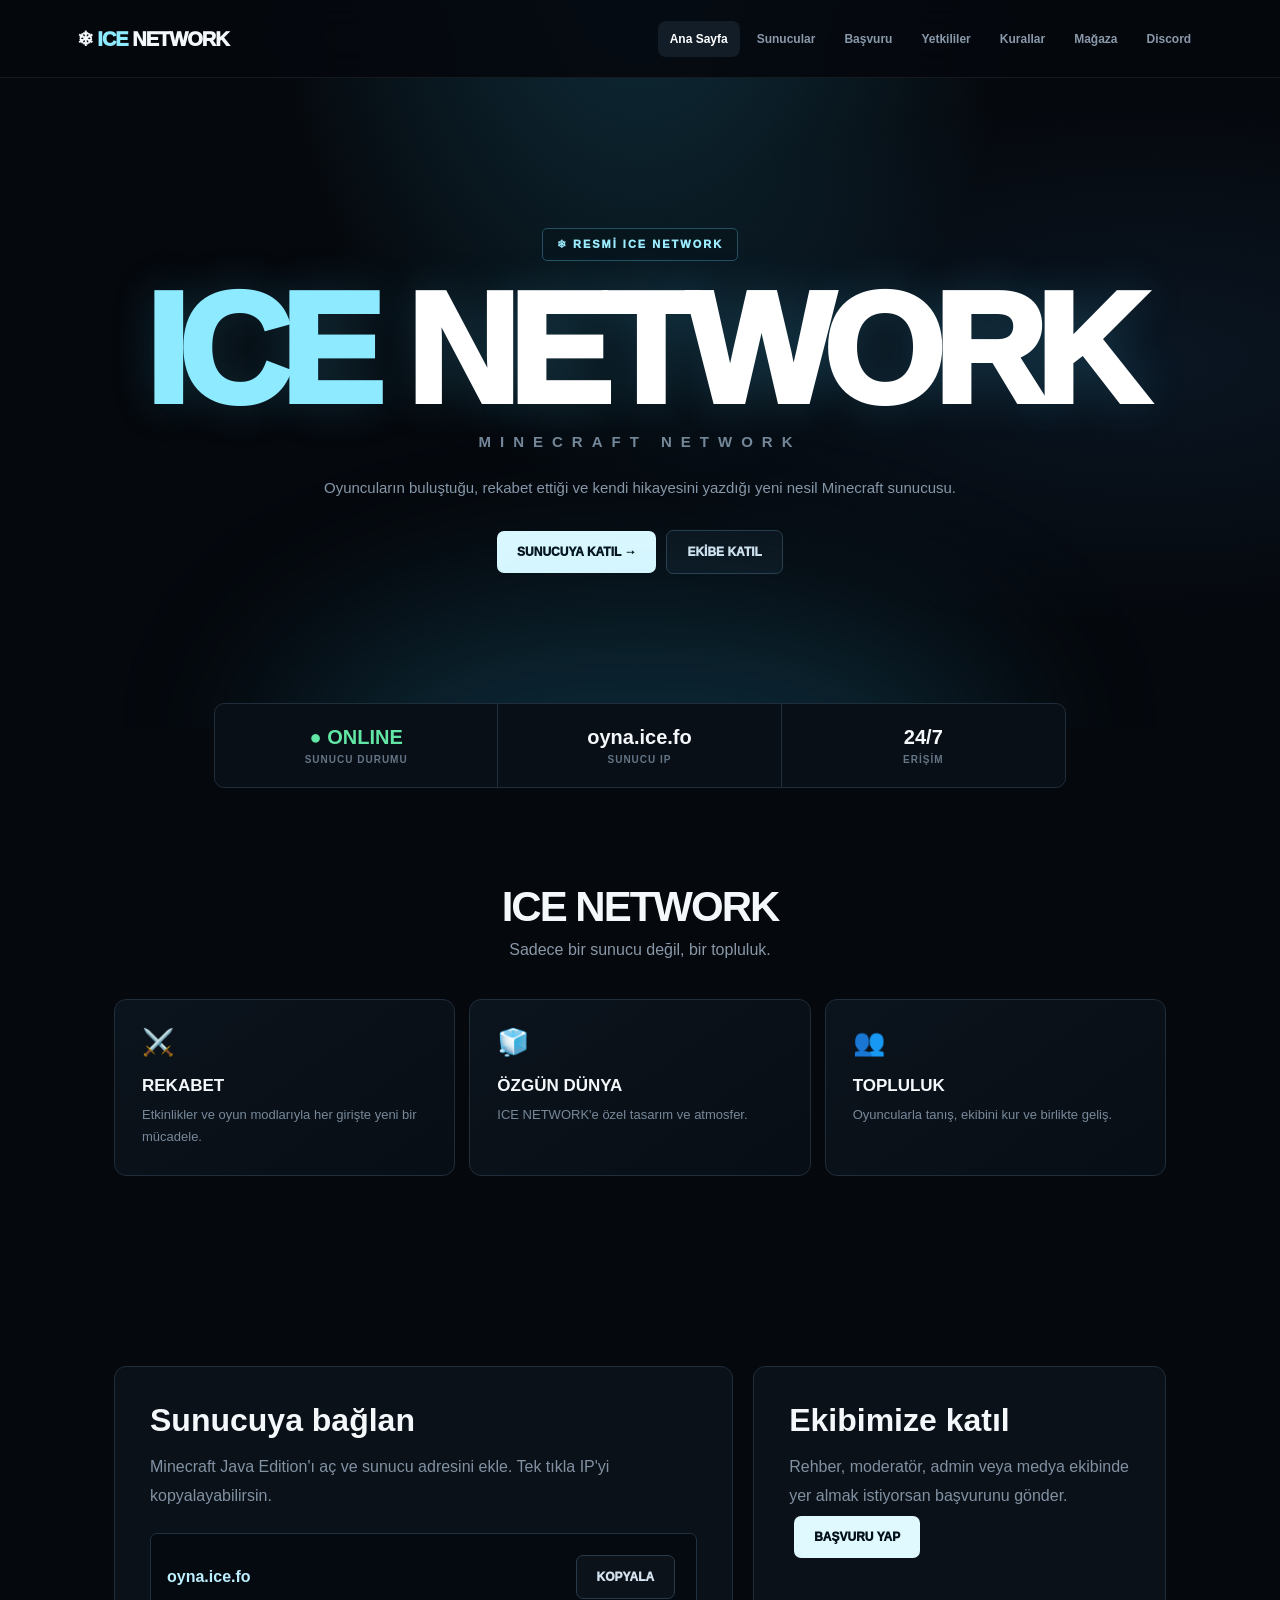
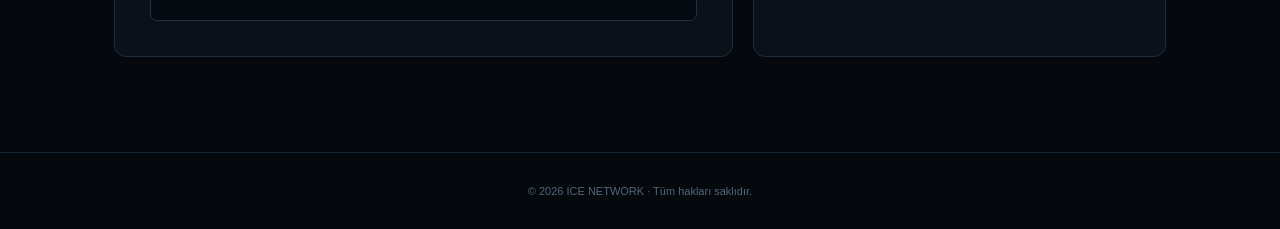
<file: index.html>
<!doctype html><html lang="tr"><head><meta charset="utf-8"><meta name="viewport" content="width=device-width,initial-scale=1"><title>ICE NETWORK | Ana Sayfa</title><link rel="stylesheet" href="style.css"></head><body><nav class="nav"><a class="brand" href="index.html">❄ <span>ICE</span> NETWORK</a><div class="links"><a class="active" href="index.html">Ana Sayfa</a><a class="" href="sunucular.html">Sunucular</a><a class="" href="basvuru.html">Başvuru</a><a class="" href="yetkililer.html">Yetkililer</a><a class="" href="kurallar.html">Kurallar</a><a class="" href="magaza.html">Mağaza</a><a class="" href="discord.html">Discord</a></div></nav><div class="hero"><div><div class="eyebrow">❄ RESMİ ICE NETWORK</div><h1><span>ICE</span> NETWORK</h1><h2>MINECRAFT NETWORK</h2><p>Oyuncuların buluştuğu, rekabet ettiği ve kendi hikayesini yazdığı yeni nesil Minecraft sunucusu.</p><a class="btn primary" href="sunucular.html">SUNUCUYA KATIL →</a><a class="btn secondary" href="basvuru.html">EKİBE KATIL</a></div></div><div class="statusbar"><div class="statusgrid"><div class="stat"><b class="green">● ONLINE</b><small>SUNUCU DURUMU</small></div><div class="stat"><b>oyna.ice.fo</b><small>SUNUCU IP</small></div><div class="stat"><b>24/7</b><small>ERİŞİM</small></div></div></div>
<section class="wrap"><div class="heading"><h2>ICE NETWORK</h2><p>Sadece bir sunucu değil, bir topluluk.</p></div><div class="cards"><div class="card"><div class="icon">⚔️</div><h3>REKABET</h3><p>Etkinlikler ve oyun modlarıyla her girişte yeni bir mücadele.</p></div><div class="card"><div class="icon">🧊</div><h3>ÖZGÜN DÜNYA</h3><p>ICE NETWORK'e özel tasarım ve atmosfer.</p></div><div class="card"><div class="icon">👥</div><h3>TOPLULUK</h3><p>Oyuncularla tanış, ekibini kur ve birlikte geliş.</p></div></div></section>
<section class="wrap"><div class="feature"><div class="bigcard"><h2>Sunucuya bağlan</h2><p>Minecraft Java Edition'ı aç ve sunucu adresini ekle. Tek tıkla IP'yi kopyalayabilirsin.</p><div class="ip"><b>oyna.ice.fo</b><button class="btn secondary" onclick="copyIP()">KOPYALA</button></div></div><div class="bigcard"><h2>Ekibimize katıl</h2><p>Rehber, moderatör, admin veya medya ekibinde yer almak istiyorsan başvurunu gönder.</p><a class="btn primary" href="basvuru.html">BAŞVURU YAP</a></div></div></section><footer class="footer">© 2026 ICE NETWORK · Tüm hakları saklıdır.</footer><script>function copyIP(){navigator.clipboard.writeText("oyna.ice.fo");alert("✓ IP kopyalandı: oyna.ice.fo")}function sendApp(e){e.preventDefault();alert("✓ Başvurun alındı! Gerçek Discord gönderimi için webhook/backend bağlantısı eklenebilir.")}function discord(){alert("Discord davet linkini discord.html içindeki # kısmına ekle.")}function soon(){alert("Mağaza yakında aktif olacak!")}</script></body></html>
</file>
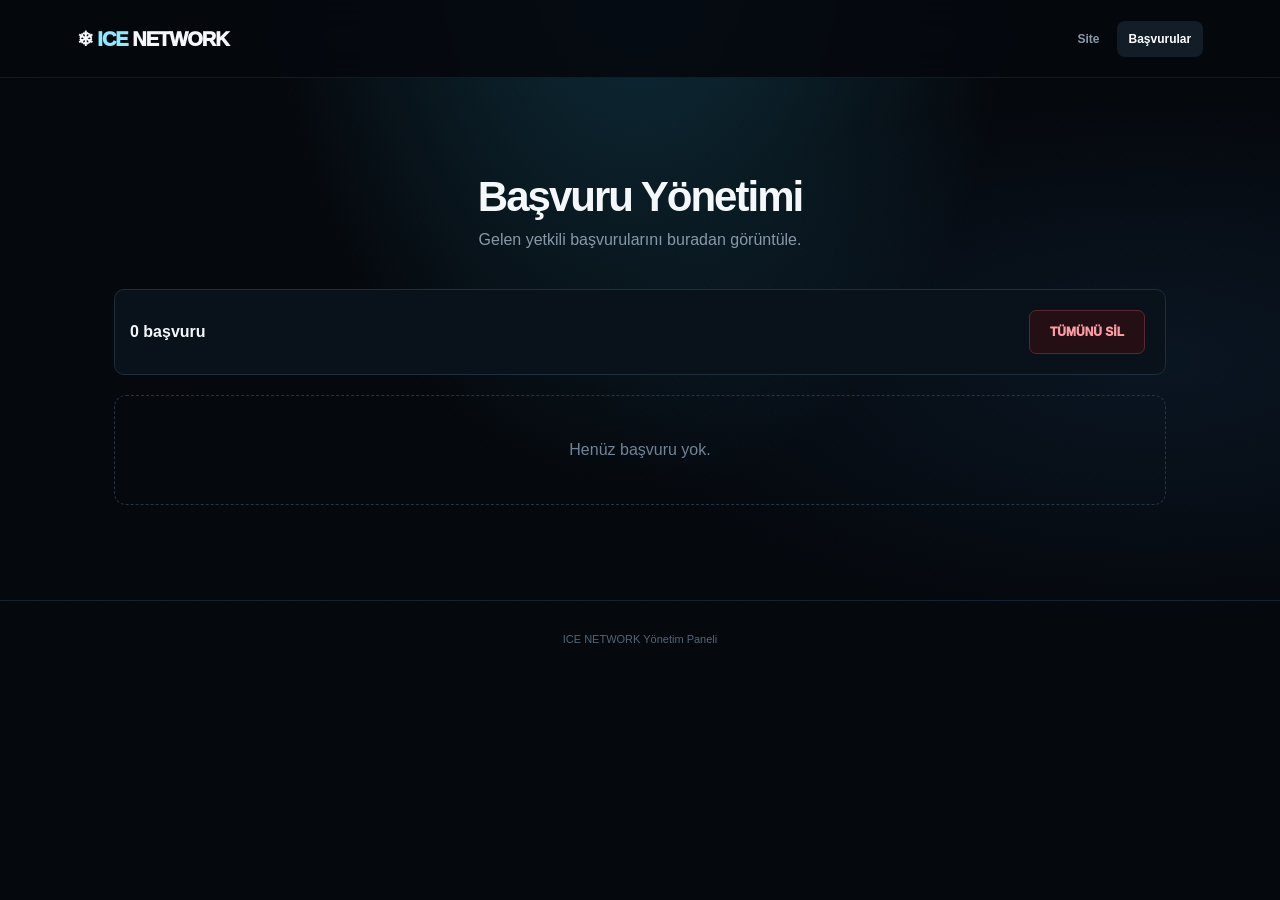
<file: admin-basvurular.html>
<!doctype html><html lang="tr"><head><meta charset="utf-8"><meta name="viewport" content="width=device-width,initial-scale=1"><title>ICE NETWORK | Başvurular</title><link rel="stylesheet" href="style.css"></head><body>
<nav class="nav"><a class="brand" href="index.html">❄ <span>ICE</span> NETWORK</a><div class="links"><a href="index.html">Site</a><a class="active" href="admin-basvurular.html">Başvurular</a></div></nav>
<main class="wrap"><div class="heading"><h1>Başvuru Yönetimi</h1><p>Gelen yetkili başvurularını buradan görüntüle.</p></div>
<div class="adminbar"><span class="count" id="count">0 başvuru</span><button class="btn secondary danger" onclick="clearApps()">TÜMÜNÜ SİL</button></div>
<div id="list" class="app-list"></div></main>
<footer class="footer">ICE NETWORK Yönetim Paneli</footer>
<script>
function render(){
const apps=JSON.parse(localStorage.getItem("iceApplications")||"[]");
document.getElementById("count").innerText=apps.length+" başvuru";
const list=document.getElementById("list");
if(!apps.length){list.innerHTML='<div class="empty">Henüz başvuru yok.</div>';return}
list.innerHTML=apps.slice().reverse().map((a,i)=>`<div class="app"><div class="app-top"><div><div class="app-name">${esc(a.mc)}</div><div class="app-role">${esc(a.role)}</div></div><small class="muted">${esc(a.date)}</small></div><div class="app-meta"><div class="meta">Discord<b>${esc(a.dc)}</b></div><div class="meta">Yaş<b>${esc(a.age)}</b></div><div class="meta">Aktiflik<b>${esc(a.active)}</b></div></div><div class="meta" style="margin-top:8px">Deneyimler<b>${esc(a.experience)}</b></div><div class="meta" style="margin-top:8px">Neden seçmeliyiz?<b>${esc(a.why)}</b></div><button class="btn secondary danger" style="margin-top:12px" onclick="del(${a.id})">BAŞVURUYU SİL</button></div>`).join("");
}
function esc(s){return String(s).replace(/[&<>"']/g,m=>({'&':'&amp;','<':'&lt;','>':'&gt;','"':'&quot;',"'":'&#039;'}[m]))}
function del(id){let a=JSON.parse(localStorage.getItem("iceApplications")||"[]").filter(x=>x.id!==id);localStorage.setItem("iceApplications",JSON.stringify(a));render()}
function clearApps(){if(confirm("Tüm başvurular silinsin mi?")){localStorage.removeItem("iceApplications");render()}}
render();
</script></body></html>
</file>
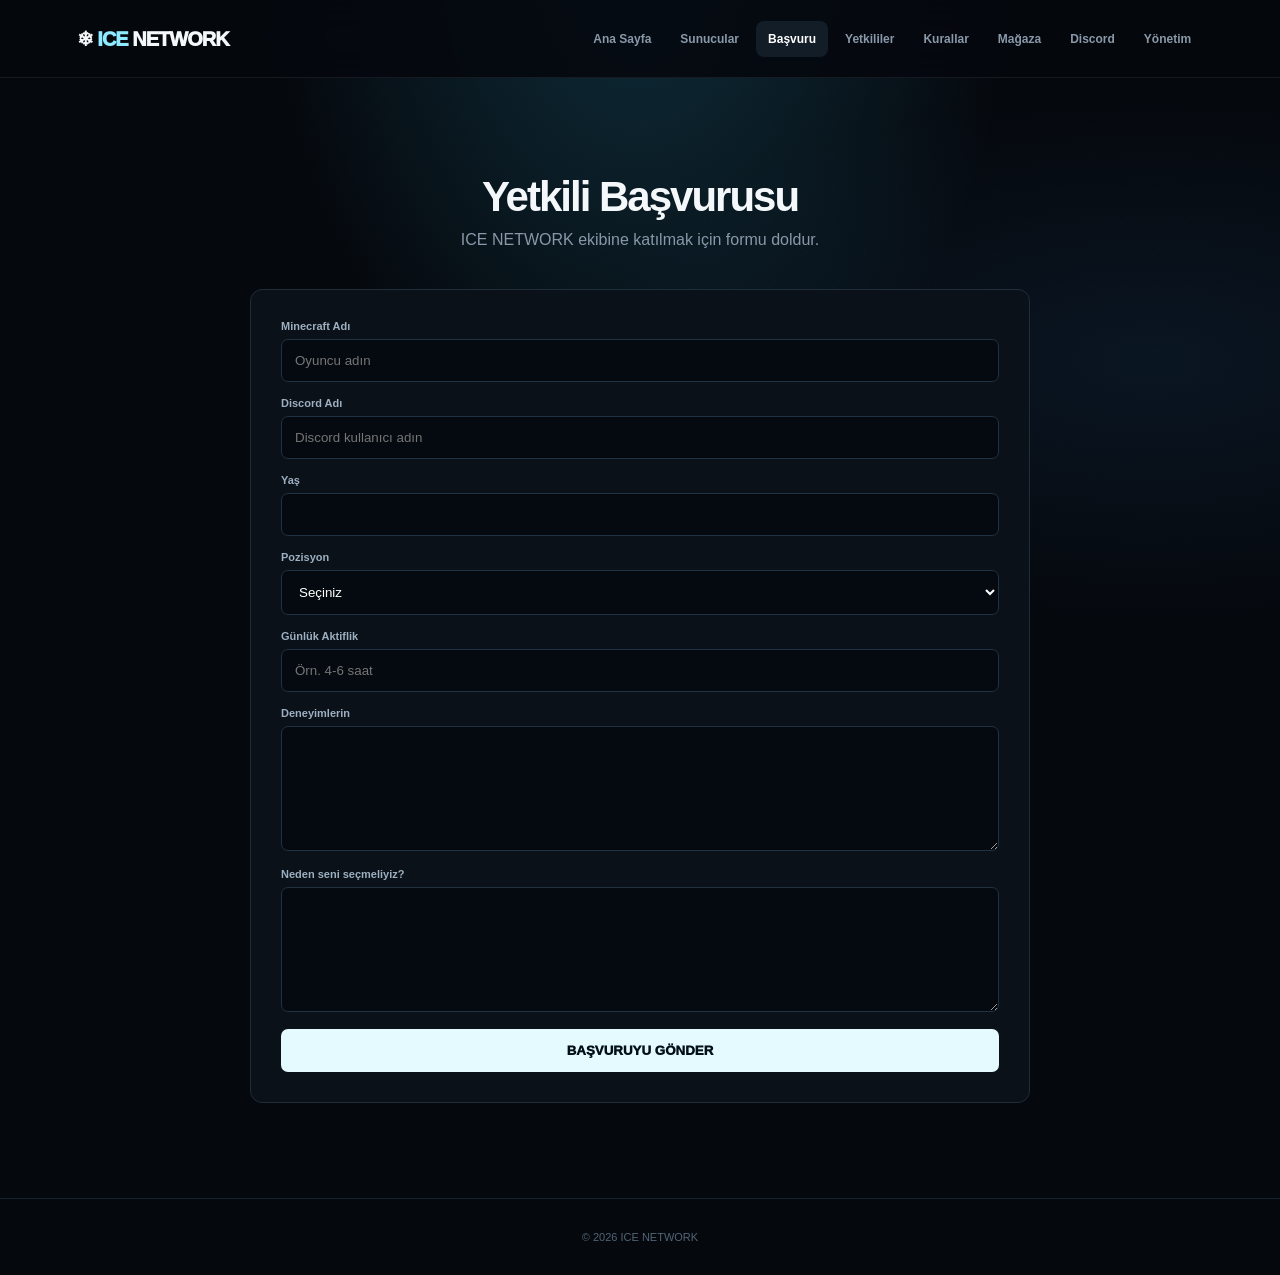
<file: basvuru.html>
<!doctype html><html lang="tr"><head><meta charset="utf-8"><meta name="viewport" content="width=device-width,initial-scale=1"><title>ICE NETWORK | Yetkili Başvurusu</title><link rel="stylesheet" href="style.css"></head><body>
<nav class="nav"><a class="brand" href="index.html">❄ <span>ICE</span> NETWORK</a><div class="links"><a href="index.html">Ana Sayfa</a><a href="sunucular.html">Sunucular</a><a class="active" href="basvuru.html">Başvuru</a><a href="yetkililer.html">Yetkililer</a><a href="kurallar.html">Kurallar</a><a href="magaza.html">Mağaza</a><a href="discord.html">Discord</a><a href="admin-basvurular.html">Yönetim</a></div></nav>
<main class="wrap"><div class="heading"><h1>Yetkili Başvurusu</h1><p>ICE NETWORK ekibine katılmak için formu doldur.</p></div>
<div class="panel"><form class="form" id="applicationForm"><label>Minecraft Adı<input id="mc" required placeholder="Oyuncu adın"></label><label>Discord Adı<input id="dc" required placeholder="Discord kullanıcı adın"></label><label>Yaş<input id="age" required type="number" min="10" max="99"></label><label>Pozisyon<select id="role" required><option value="">Seçiniz</option><option>Rehber</option><option>Moderatör</option><option>Admin</option><option>Medya</option><option>Builder</option></select></label><label>Günlük Aktiflik<input id="active" required placeholder="Örn. 4-6 saat"></label><label>Deneyimlerin<textarea id="experience" required></textarea></label><label>Neden seni seçmeliyiz?<textarea id="why" required></textarea></label><button class="submit">BAŞVURUYU GÖNDER</button></form></div></main>
<footer class="footer">© 2026 ICE NETWORK</footer>
<script>
document.getElementById("applicationForm").addEventListener("submit",function(e){
e.preventDefault();
const apps=JSON.parse(localStorage.getItem("iceApplications")||"[]");
apps.push({id:Date.now(),mc:mc.value,dc:dc.value,age:age.value,role:role.value,active:active.value,experience:experience.value,why:why.value,date:new Date().toLocaleString("tr-TR")});
localStorage.setItem("iceApplications",JSON.stringify(apps));
alert("✓ Başvurun başarıyla kaydedildi!");
this.reset();
});
</script></body></html>
</file>
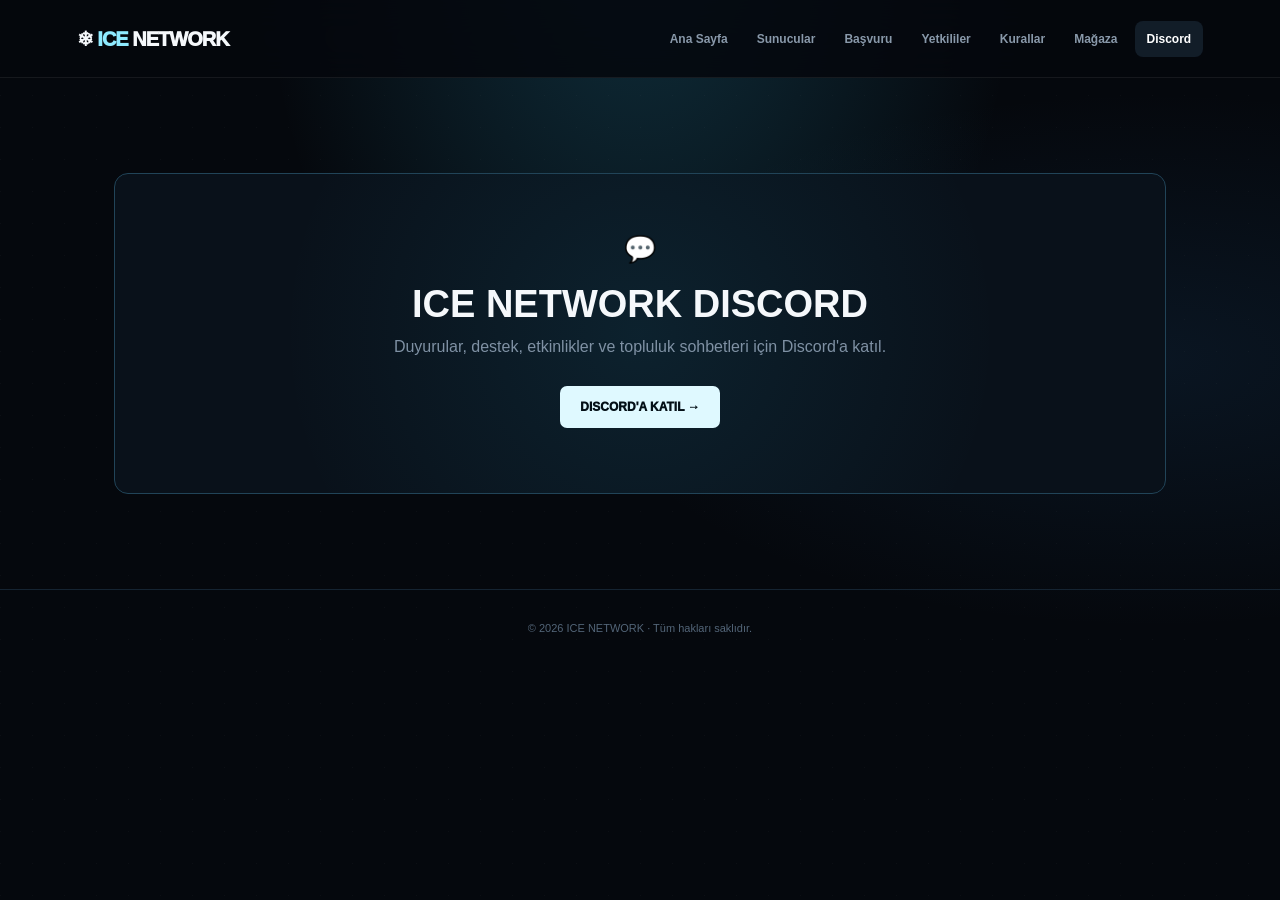
<file: discord.html>
<!doctype html><html lang="tr"><head><meta charset="utf-8"><meta name="viewport" content="width=device-width,initial-scale=1"><title>ICE NETWORK | Discord</title><link rel="stylesheet" href="style.css"></head><body><nav class="nav"><a class="brand" href="index.html">❄ <span>ICE</span> NETWORK</a><div class="links"><a class="" href="index.html">Ana Sayfa</a><a class="" href="sunucular.html">Sunucular</a><a class="" href="basvuru.html">Başvuru</a><a class="" href="yetkililer.html">Yetkililer</a><a class="" href="kurallar.html">Kurallar</a><a class="" href="magaza.html">Mağaza</a><a class="active" href="discord.html">Discord</a></div></nav><main class="wrap"><div class="cta"><div class="icon">💬</div><h2>ICE NETWORK DISCORD</h2><p>Duyurular, destek, etkinlikler ve topluluk sohbetleri için Discord'a katıl.</p><a class="btn primary" href="#" onclick="discord();return false">DISCORD'A KATIL →</a></div></main><footer class="footer">© 2026 ICE NETWORK · Tüm hakları saklıdır.</footer><script>function copyIP(){navigator.clipboard.writeText("oyna.ice.fo");alert("✓ IP kopyalandı: oyna.ice.fo")}function sendApp(e){e.preventDefault();alert("✓ Başvurun alındı! Gerçek Discord gönderimi için webhook/backend bağlantısı eklenebilir.")}function discord(){alert("Discord davet linkini discord.html içindeki # kısmına ekle.")}function soon(){alert("Mağaza yakında aktif olacak!")}</script></body></html>
</file>
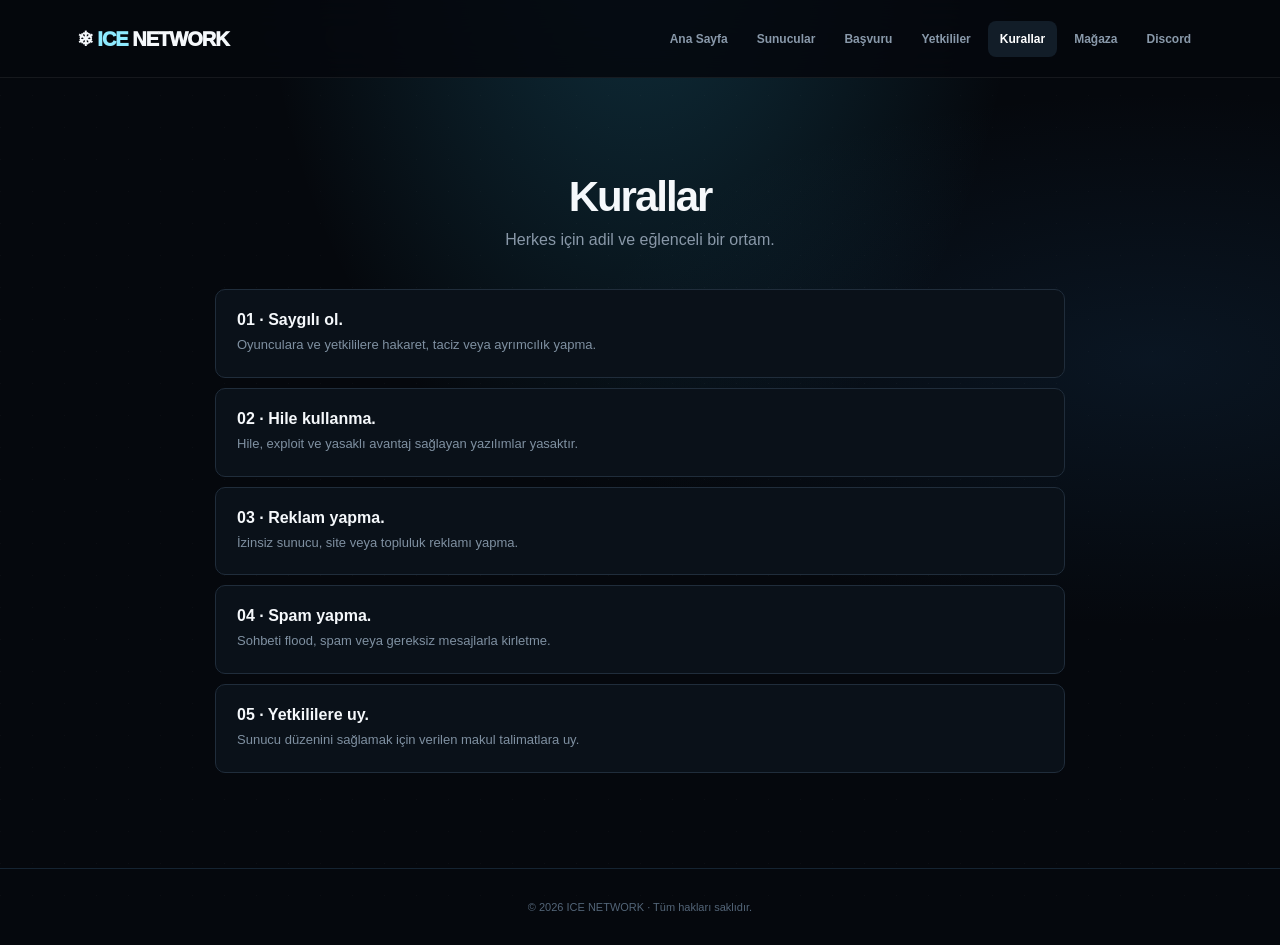
<file: kurallar.html>
<!doctype html><html lang="tr"><head><meta charset="utf-8"><meta name="viewport" content="width=device-width,initial-scale=1"><title>ICE NETWORK | Kurallar</title><link rel="stylesheet" href="style.css"></head><body><nav class="nav"><a class="brand" href="index.html">❄ <span>ICE</span> NETWORK</a><div class="links"><a class="" href="index.html">Ana Sayfa</a><a class="" href="sunucular.html">Sunucular</a><a class="" href="basvuru.html">Başvuru</a><a class="" href="yetkililer.html">Yetkililer</a><a class="active" href="kurallar.html">Kurallar</a><a class="" href="magaza.html">Mağaza</a><a class="" href="discord.html">Discord</a></div></nav><main class="wrap"><div class="heading"><h1>Kurallar</h1><p>Herkes için adil ve eğlenceli bir ortam.</p></div><div class="rules"><div class="rule"><strong>01 · Saygılı ol.</strong><span>Oyunculara ve yetkililere hakaret, taciz veya ayrımcılık yapma.</span></div><div class="rule"><strong>02 · Hile kullanma.</strong><span>Hile, exploit ve yasaklı avantaj sağlayan yazılımlar yasaktır.</span></div><div class="rule"><strong>03 · Reklam yapma.</strong><span>İzinsiz sunucu, site veya topluluk reklamı yapma.</span></div><div class="rule"><strong>04 · Spam yapma.</strong><span>Sohbeti flood, spam veya gereksiz mesajlarla kirletme.</span></div><div class="rule"><strong>05 · Yetkililere uy.</strong><span>Sunucu düzenini sağlamak için verilen makul talimatlara uy.</span></div></div></main><footer class="footer">© 2026 ICE NETWORK · Tüm hakları saklıdır.</footer><script>function copyIP(){navigator.clipboard.writeText("oyna.ice.fo");alert("✓ IP kopyalandı: oyna.ice.fo")}function sendApp(e){e.preventDefault();alert("✓ Başvurun alındı! Gerçek Discord gönderimi için webhook/backend bağlantısı eklenebilir.")}function discord(){alert("Discord davet linkini discord.html içindeki # kısmına ekle.")}function soon(){alert("Mağaza yakında aktif olacak!")}</script></body></html>
</file>
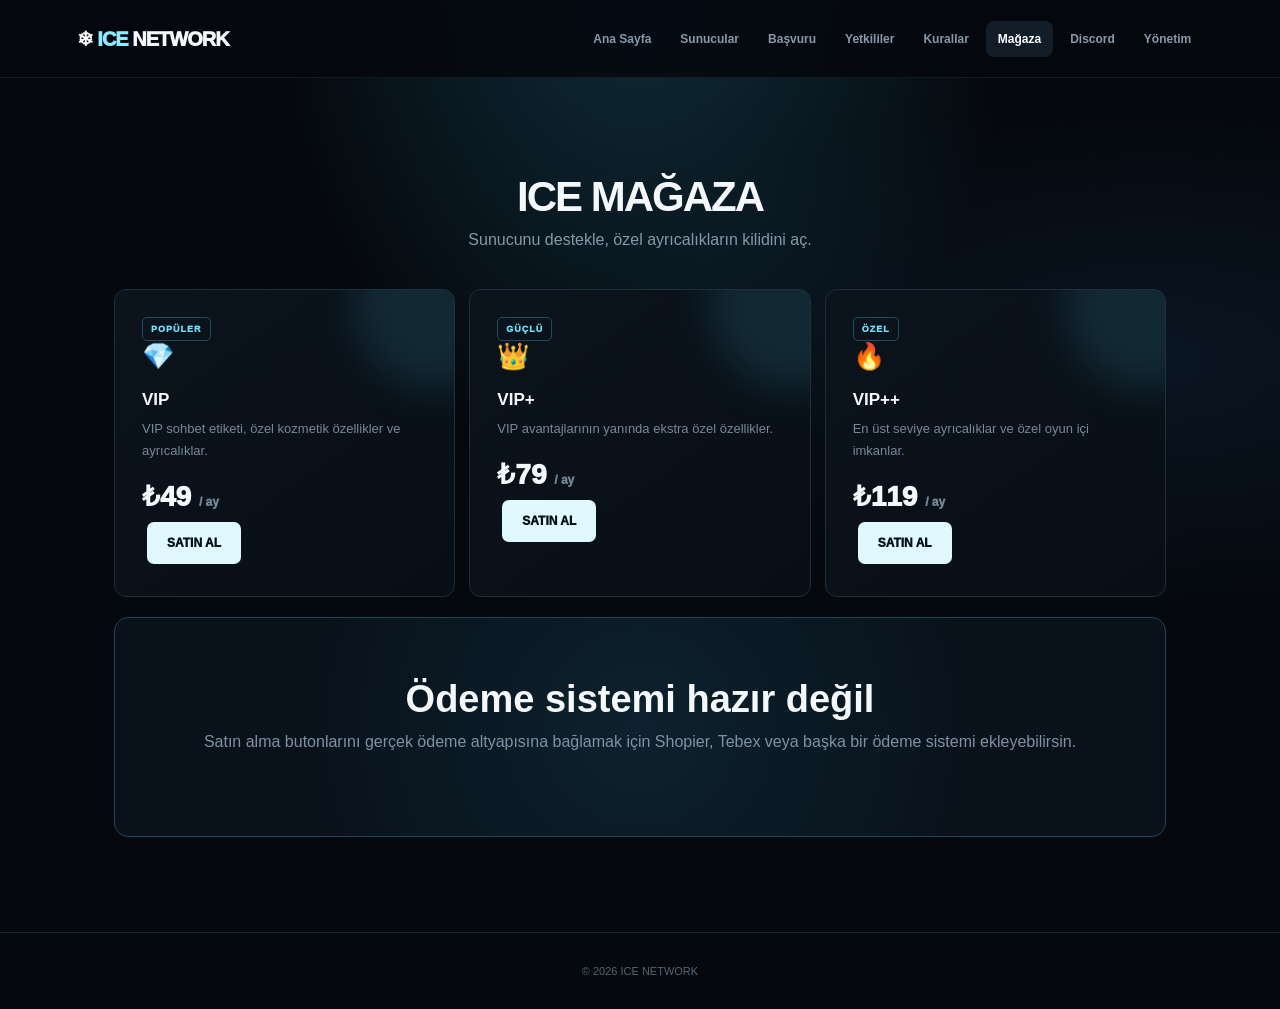
<file: magaza.html>
<!doctype html><html lang="tr"><head><meta charset="utf-8"><meta name="viewport" content="width=device-width,initial-scale=1"><title>ICE NETWORK | Mağaza</title><link rel="stylesheet" href="style.css"></head><body>
<nav class="nav"><a class="brand" href="index.html">❄ <span>ICE</span> NETWORK</a><div class="links"><a href="index.html">Ana Sayfa</a><a href="sunucular.html">Sunucular</a><a href="basvuru.html">Başvuru</a><a href="yetkililer.html">Yetkililer</a><a href="kurallar.html">Kurallar</a><a class="active" href="magaza.html">Mağaza</a><a href="discord.html">Discord</a><a href="admin-basvurular.html">Yönetim</a></div></nav>
<main class="wrap"><div class="heading"><h1>ICE MAĞAZA</h1><p>Sunucunu destekle, özel ayrıcalıkların kilidini aç.</p></div>
<div class="cards">
<div class="card product"><span class="tag">POPÜLER</span><div class="icon">💎</div><h3>VIP</h3><p>VIP sohbet etiketi, özel kozmetik özellikler ve ayrıcalıklar.</p><div class="price">₺49 <small>/ ay</small></div><a class="btn primary" href="#" onclick="buy('VIP');return false">SATIN AL</a></div>
<div class="card product"><span class="tag">GÜÇLÜ</span><div class="icon">👑</div><h3>VIP+</h3><p>VIP avantajlarının yanında ekstra özel özellikler.</p><div class="price">₺79 <small>/ ay</small></div><a class="btn primary" href="#" onclick="buy('VIP+');return false">SATIN AL</a></div>
<div class="card product"><span class="tag">ÖZEL</span><div class="icon">🔥</div><h3>VIP++</h3><p>En üst seviye ayrıcalıklar ve özel oyun içi imkanlar.</p><div class="price">₺119 <small>/ ay</small></div><a class="btn primary" href="#" onclick="buy('VIP++');return false">SATIN AL</a></div>
</div>
<div class="cta" style="margin-top:20px"><h2>Ödeme sistemi hazır değil</h2><p>Satın alma butonlarını gerçek ödeme altyapısına bağlamak için Shopier, Tebex veya başka bir ödeme sistemi ekleyebilirsin.</p></div>
</main><footer class="footer">© 2026 ICE NETWORK</footer><script>function buy(x){alert(x+" paketi seçildi. Gerçek ödeme linkini magaza.html içindeki butona bağlayabilirsin.")}</script></body></html>
</file>
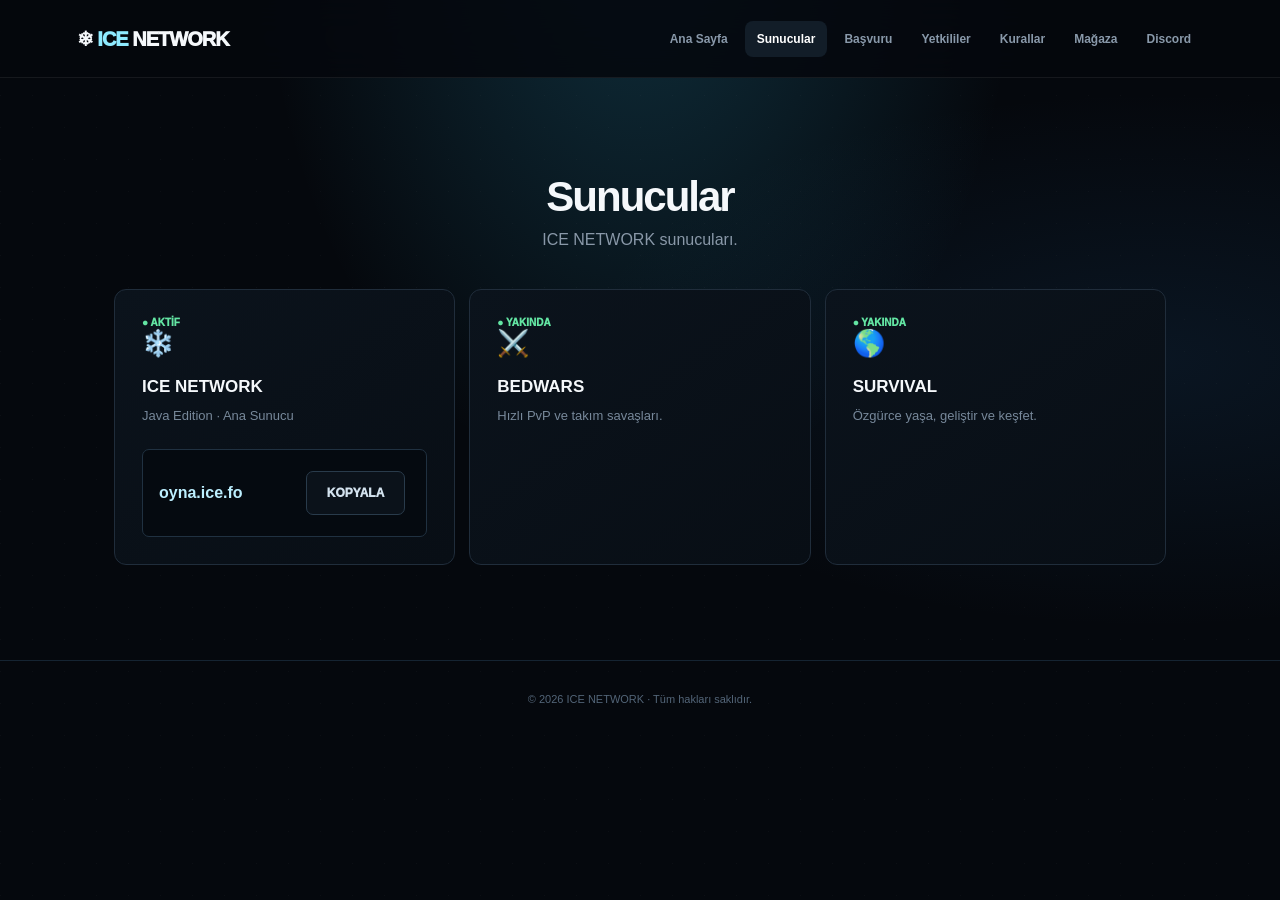
<file: sunucular.html>
<!doctype html><html lang="tr"><head><meta charset="utf-8"><meta name="viewport" content="width=device-width,initial-scale=1"><title>ICE NETWORK | Sunucular</title><link rel="stylesheet" href="style.css"></head><body><nav class="nav"><a class="brand" href="index.html">❄ <span>ICE</span> NETWORK</a><div class="links"><a class="" href="index.html">Ana Sayfa</a><a class="active" href="sunucular.html">Sunucular</a><a class="" href="basvuru.html">Başvuru</a><a class="" href="yetkililer.html">Yetkililer</a><a class="" href="kurallar.html">Kurallar</a><a class="" href="magaza.html">Mağaza</a><a class="" href="discord.html">Discord</a></div></nav><main class="wrap"><div class="heading"><h1>Sunucular</h1><p>ICE NETWORK sunucuları.</p></div><div class="cards"><div class="card"><div class="mini">● AKTİF</div><div class="icon">❄️</div><h3>ICE NETWORK</h3><p>Java Edition · Ana Sunucu</p><div class="ip"><b>oyna.ice.fo</b><button class="btn secondary" onclick="copyIP()">KOPYALA</button></div></div><div class="card"><div class="mini">● YAKINDA</div><div class="icon">⚔️</div><h3>BEDWARS</h3><p>Hızlı PvP ve takım savaşları.</p></div><div class="card"><div class="mini">● YAKINDA</div><div class="icon">🌎</div><h3>SURVIVAL</h3><p>Özgürce yaşa, geliştir ve keşfet.</p></div></div></main><footer class="footer">© 2026 ICE NETWORK · Tüm hakları saklıdır.</footer><script>function copyIP(){navigator.clipboard.writeText("oyna.ice.fo");alert("✓ IP kopyalandı: oyna.ice.fo")}function sendApp(e){e.preventDefault();alert("✓ Başvurun alındı! Gerçek Discord gönderimi için webhook/backend bağlantısı eklenebilir.")}function discord(){alert("Discord davet linkini discord.html içindeki # kısmına ekle.")}function soon(){alert("Mağaza yakında aktif olacak!")}</script></body></html>
</file>
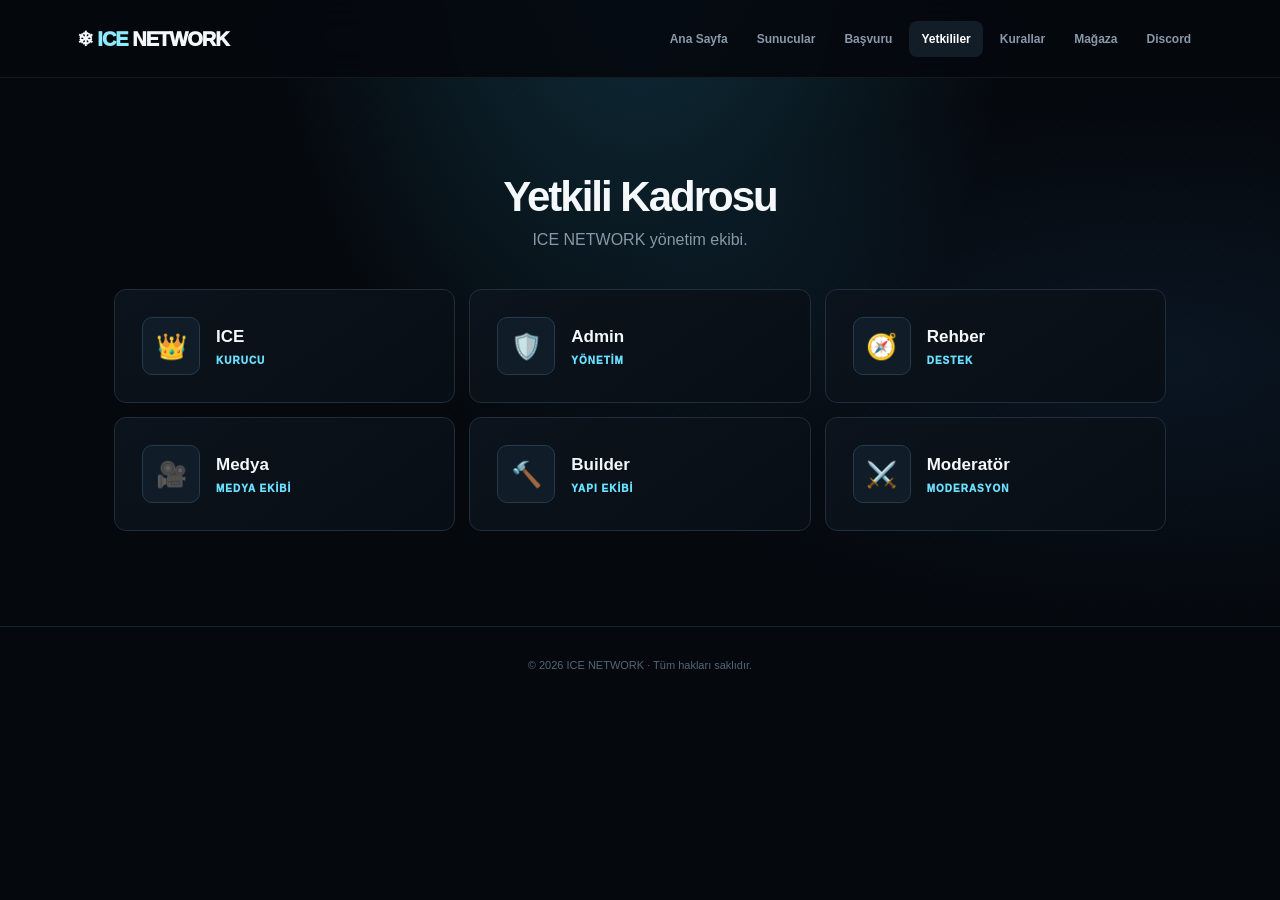
<file: yetkililer.html>
<!doctype html><html lang="tr"><head><meta charset="utf-8"><meta name="viewport" content="width=device-width,initial-scale=1"><title>ICE NETWORK | Yetkili Kadrosu</title><link rel="stylesheet" href="style.css"></head><body><nav class="nav"><a class="brand" href="index.html">❄ <span>ICE</span> NETWORK</a><div class="links"><a class="" href="index.html">Ana Sayfa</a><a class="" href="sunucular.html">Sunucular</a><a class="" href="basvuru.html">Başvuru</a><a class="active" href="yetkililer.html">Yetkililer</a><a class="" href="kurallar.html">Kurallar</a><a class="" href="magaza.html">Mağaza</a><a class="" href="discord.html">Discord</a></div></nav><main class="wrap"><div class="heading"><h1>Yetkili Kadrosu</h1><p>ICE NETWORK yönetim ekibi.</p></div><div class="cards"><div class="card rank"><div class="avatar">👑</div><div><h3>ICE</h3><div class="role">KURUCU</div></div></div><div class="card rank"><div class="avatar">🛡️</div><div><h3>Admin</h3><div class="role">YÖNETİM</div></div></div><div class="card rank"><div class="avatar">🧭</div><div><h3>Rehber</h3><div class="role">DESTEK</div></div></div><div class="card rank"><div class="avatar">🎥</div><div><h3>Medya</h3><div class="role">MEDYA EKİBİ</div></div></div><div class="card rank"><div class="avatar">🔨</div><div><h3>Builder</h3><div class="role">YAPI EKİBİ</div></div></div><div class="card rank"><div class="avatar">⚔️</div><div><h3>Moderatör</h3><div class="role">MODERASYON</div></div></div></div></main><footer class="footer">© 2026 ICE NETWORK · Tüm hakları saklıdır.</footer><script>function copyIP(){navigator.clipboard.writeText("oyna.ice.fo");alert("✓ IP kopyalandı: oyna.ice.fo")}function sendApp(e){e.preventDefault();alert("✓ Başvurun alındı! Gerçek Discord gönderimi için webhook/backend bağlantısı eklenebilir.")}function discord(){alert("Discord davet linkini discord.html içindeki # kısmına ekle.")}function soon(){alert("Mağaza yakında aktif olacak!")}</script></body></html>
</file>
<file: style.css>
*{box-sizing:border-box;margin:0;padding:0}html{scroll-behavior:smooth}
:root{--bg:#05080d;--panel:#0b1119;--panel2:#101923;--line:#202d3b;--ice:#8eeaff;--ice2:#35bde8;--muted:#8998a8}
body{font-family:Inter,Arial,sans-serif;background:#05080d;color:#f5f8fb;min-height:100vh}
body:before{content:"";position:fixed;inset:0;z-index:-5;background:radial-gradient(ellipse at 50% -10%,rgba(53,189,232,.22),transparent 42%),radial-gradient(ellipse at 90% 40%,rgba(39,104,164,.14),transparent 35%),#05080d}
body:after{content:"";position:fixed;inset:0;z-index:-4;opacity:.07;background-image:linear-gradient(45deg,rgba(255,255,255,.4) 1px,transparent 1px);background-size:32px 32px}
a{text-decoration:none;color:inherit}.nav{height:78px;padding:0 6%;display:flex;align-items:center;justify-content:space-between;border-bottom:1px solid rgba(255,255,255,.07);background:rgba(5,8,13,.86);backdrop-filter:blur(18px);position:sticky;top:0;z-index:50}
.brand{font-size:20px;font-weight:1000;letter-spacing:-1px}.brand span{color:var(--ice)}.links{display:flex;gap:5px}.links a{font-size:12px;font-weight:900;color:#8999aa;padding:11px 12px;border-radius:8px}.links a:hover,.links a.active{color:white;background:#121d28}
.hero{min-height:650px;display:flex;align-items:center;justify-content:center;text-align:center;padding:80px 20px;position:relative;overflow:hidden}
.hero:before{content:"";position:absolute;width:720px;height:300px;bottom:-180px;border-radius:50%;background:rgba(44,196,240,.18);filter:blur(90px)}
.eyebrow{display:inline-block;color:#9cecff;font-size:11px;font-weight:1000;letter-spacing:2px;border:1px solid #245065;background:#07151d;padding:9px 14px;border-radius:5px}
.hero h1{font-size:clamp(70px,14vw,155px);line-height:.8;letter-spacing:-10px;margin:28px 0 20px;font-weight:1000;color:#fff;text-shadow:0 0 45px rgba(76,213,255,.18)}
.hero h1 span{color:var(--ice)}
.hero h2{font-size:15px;letter-spacing:9px;color:#748799}.hero p{max-width:650px;margin:24px auto;color:#8797a8;line-height:1.8;font-size:15px}
.btn{display:inline-block;padding:14px 20px;border-radius:7px;font-size:12px;font-weight:1000;margin:5px;transition:.2s}.primary{background:#dff9ff;color:#041017}.primary:hover{transform:translateY(-2px);box-shadow:0 12px 35px rgba(68,210,255,.18)}.secondary{border:1px solid #293b4b;background:#0b121a;color:#d3e2ee}.secondary:hover{background:#111d27}
.statusbar{max-width:900px;margin:-25px auto 0;padding:0 24px;position:relative}.statusgrid{display:grid;grid-template-columns:repeat(3,1fr);border:1px solid var(--line);background:#090f16;border-radius:10px;overflow:hidden}.stat{padding:22px;text-align:center;border-right:1px solid var(--line)}.stat:last-child{border:0}.stat b{display:block;font-size:20px}.stat small{display:block;color:#637587;font-size:10px;font-weight:900;letter-spacing:1px;margin-top:5px}.green{color:#62e6a5}
.wrap{max-width:1100px;margin:auto;padding:95px 24px}.heading{text-align:center;margin-bottom:40px}.heading h1,.heading h2{font-size:42px;letter-spacing:-2px}.heading p{color:var(--muted);margin-top:10px}.cards{display:grid;grid-template-columns:repeat(3,1fr);gap:14px}.card{background:linear-gradient(145deg,#0b131c,#080e15);border:1px solid var(--line);padding:27px;border-radius:12px}.card:hover{border-color:#2b5b70;transform:translateY(-3px);transition:.2s}.icon{font-size:26px;margin-bottom:18px}.card h3{margin-bottom:8px;font-size:17px}.card p{color:#77889a;line-height:1.7;font-size:13px}
.feature{display:grid;grid-template-columns:1.2fr .8fr;gap:20px}.bigcard{padding:35px;border:1px solid var(--line);border-radius:12px;background:#0a1119}.bigcard h2{font-size:32px;margin-bottom:14px}.bigcard p{color:#8191a2;line-height:1.8}.ip{margin-top:22px;padding:16px;background:#050a10;border:1px solid #203141;border-radius:7px;display:flex;justify-content:space-between;align-items:center}.ip b{color:#bcefff}.mini{color:#63e5a3;font-size:10px;font-weight:1000}
.panel{max-width:780px;margin:auto;background:#0a1119;border:1px solid var(--line);border-radius:12px;padding:30px}.form{display:grid;gap:15px}.form label{font-size:11px;font-weight:900;color:#9dafc0}.form input,.form select,.form textarea{width:100%;margin-top:7px;background:#050a10;border:1px solid #203141;border-radius:7px;padding:13px;color:#fff;outline:none}.form textarea{min-height:125px}.submit{border:0;background:#e4faff;color:#041017;padding:14px;border-radius:7px;font-weight:1000;cursor:pointer}
.rank{display:flex;align-items:center;gap:16px}.avatar{width:58px;height:58px;border-radius:10px;background:#101d29;border:1px solid #233b4c;display:grid;place-items:center;font-size:25px}.role{color:#6bdfff;font-size:10px;font-weight:1000;letter-spacing:1px}
.rules{max-width:850px;margin:auto;display:grid;gap:10px}.rule{padding:21px;background:#0a1119;border:1px solid var(--line);border-radius:10px}.rule strong{display:block;margin-bottom:6px}.rule span{color:#7f90a1;font-size:13px;line-height:1.6}
.cta{text-align:center;padding:60px 20px;border:1px solid #214458;border-radius:14px;background:radial-gradient(circle at center,rgba(42,179,221,.1),transparent 65%),#09111a}.cta h2{font-size:38px}.cta p{color:#7f91a4;margin:12px 0 25px}
.footer{border-top:1px solid #152432;text-align:center;padding:32px;color:#536578;font-size:11px}
@media(max-width:800px){.links a{display:none}.cards,.feature,.statusgrid{grid-template-columns:1fr}.stat{border-right:0;border-bottom:1px solid var(--line)}.hero h1{letter-spacing:-7px}.heading h1,.heading h2{font-size:34px}}

/* STORE + ADMIN */
.product{position:relative;overflow:hidden}.product:before{content:"";position:absolute;width:170px;height:170px;right:-70px;top:-70px;background:rgba(85,218,255,.12);border-radius:50%;filter:blur(20px)}
.price{font-size:28px;font-weight:1000;margin:18px 0 4px}.price small{font-size:12px;color:#728597}.tag{display:inline-block;font-size:9px;font-weight:1000;letter-spacing:1px;color:#72e1ff;border:1px solid #214c60;padding:6px 8px;border-radius:5px}
.adminbar{display:flex;justify-content:space-between;align-items:center;gap:15px;margin-bottom:20px;padding:15px;background:#09121b;border:1px solid var(--line);border-radius:10px}.count{font-weight:900}.app-list{display:grid;gap:12px}.app{background:#0a1119;border:1px solid var(--line);border-radius:12px;padding:20px}.app-top{display:flex;justify-content:space-between;gap:15px}.app-name{font-weight:900}.app-role{font-size:10px;color:var(--ice);font-weight:900;margin-top:4px}.app-meta{display:grid;grid-template-columns:repeat(3,1fr);gap:8px;margin-top:15px}.meta{padding:11px;background:#060c12;border:1px solid #182a39;border-radius:7px;color:#8fa0b1;font-size:11px}.meta b{display:block;color:#e6f3fb;margin-top:4px}.danger{background:#241014!important;border-color:#5b2831!important;color:#ff9ba5!important}.empty{text-align:center;padding:45px;color:#718396;border:1px dashed #223647;border-radius:12px}
</file>
